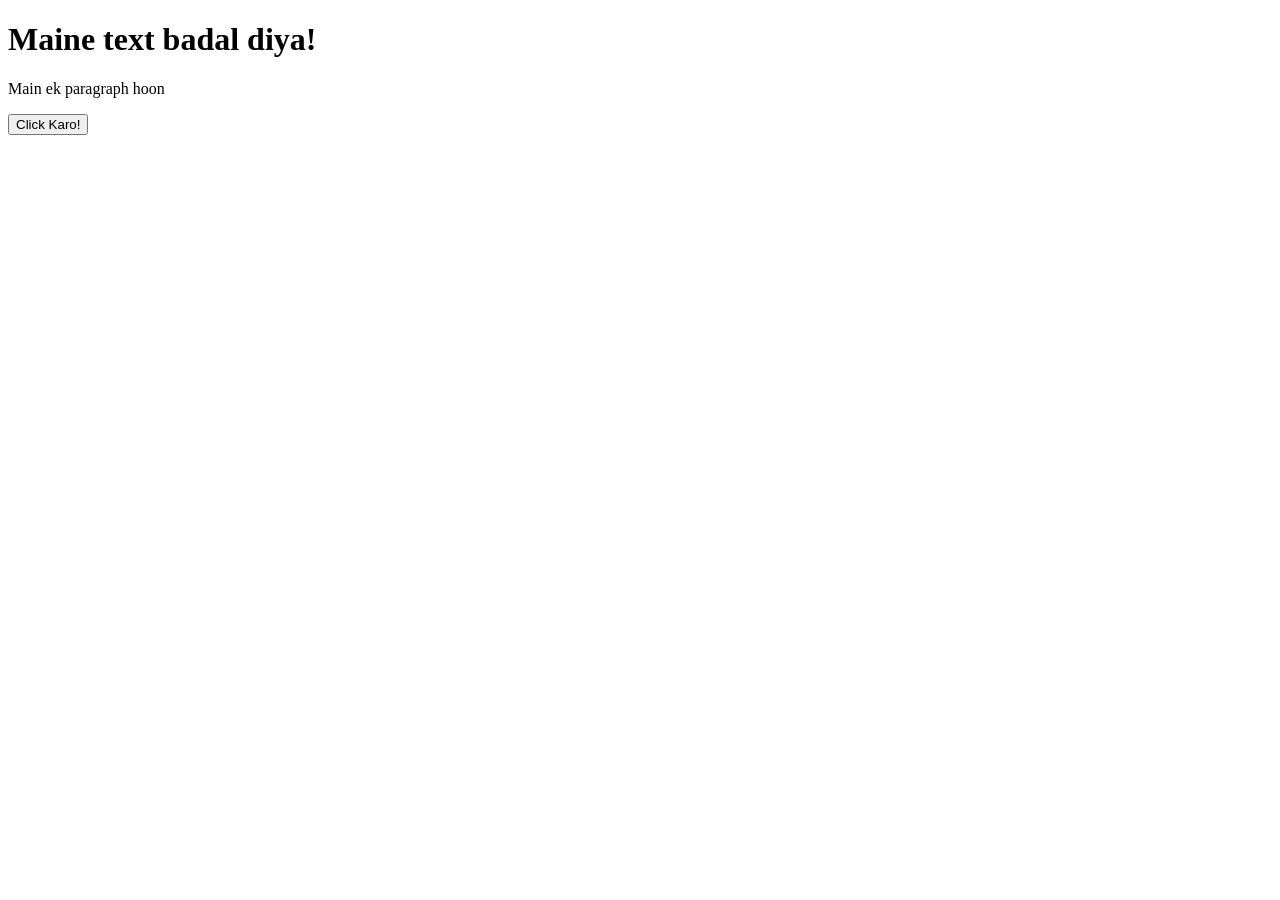
<file: index.html>
<!DOCTYPE html>
<html>
<head>
    <title>DOM Practice</title>
</head>
<body>
    <h1 id="heading">Hello World!</h1>
    <p id="para">Main ek paragraph hoon</p>
    <button id="btn">Click Karo!</button>

    <script src="day6.js"></script>
</body>
</html>
</file>
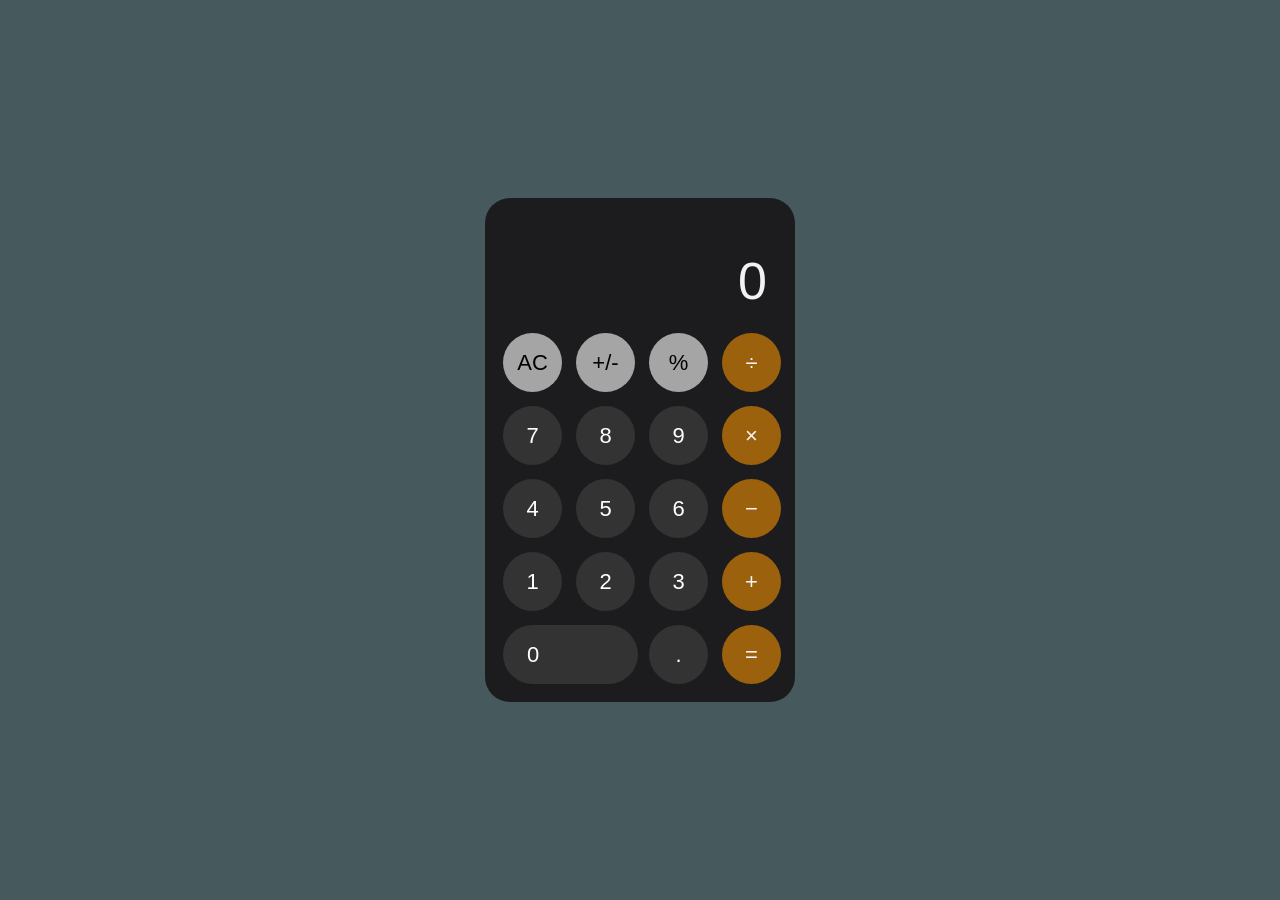
<file: calculator/calculator.html>
<!DOCTYPE html>
<html>
<head>
    <title>Calculator</title>
    <link rel="stylesheet" href="style.css">
</head>
<body>
    <div class="calc">
        <div class="screen">
            <div class="expr" id="expr"></div>
            <div class="num" id="display">0</div>
        </div>
        <div class="grid">
            <button class="btn gray" onclick="ac()">AC</button>
            <button class="btn gray" onclick="sign()">+/-</button>
            <button class="btn gray" onclick="pct()">%</button>
            <button class="btn orange" onclick="op('/')">÷</button>
            <button class="btn dark" onclick="num('7')">7</button>
            <button class="btn dark" onclick="num('8')">8</button>
            <button class="btn dark" onclick="num('9')">9</button>
            <button class="btn orange" onclick="op('×')">×</button>
            <button class="btn dark" onclick="num('4')">4</button>
            <button class="btn dark" onclick="num('5')">5</button>
            <button class="btn dark" onclick="num('6')">6</button>
            <button class="btn orange" onclick="op('−')">−</button>
            <button class="btn dark" onclick="num('1')">1</button>
            <button class="btn dark" onclick="num('2')">2</button>
            <button class="btn dark" onclick="num('3')">3</button>
            <button class="btn orange" onclick="op('+')">+</button>
            <button class="btn dark zero" onclick="num('0')">0</button>
            <button class="btn dark" onclick="dot()">.</button>
            <button class="btn orange" onclick="eq()">=</button>
        </div>
    </div>
    <script src="script.js"></script>
</body>
</html>
</file>
<file: calculator/style.css>
* {
    margin: 0;
    padding: 0;
    box-sizing: border-box;
}

body {
    background: #46595c;
    display: flex;
    justify-content: center;
    align-items: center;
    height: 100vh;
    font-family: Arial, sans-serif;
}

.calc {
    background: #1c1c1e;
    border-radius: 25px;
    padding: 18px;
    width: 310px;
}

.screen {
    text-align: right;
    padding: 15px 10px 10px;
    margin-bottom: 12px;
}

.expr {
    font-size: 14px;
    color: #f3ebeb;
    min-height: 20px;
}

.num {
    font-size: 52px;
    font-weight: 302;
    color: #f3f1f1;
    word-break: break-all;
}

.grid {
    display: grid;
    grid-template-columns: repeat(4, 1fr);
    gap: 14px;
}

.btn {
    border: none;
    border-radius: 52%;
    width: 59px;
    height: 59px;
    font-size: 22px;
    font-weight: 505;
    cursor: pointer;
    transition: opacity 0.1s, transform 0.08s;
    display: flex;
    align-items: center;
    justify-content: center;
}

.btn:active {
    transform: scale(0.92);
    opacity: 0.8;
}

.gray { background: #a5a5a5; color: #000; }
.dark { background: #333; color: #fff; }
.orange { background: #9c610d; color: #f7f3f3; }

.zero {
    grid-column: span 2;
    border-radius: 30px;
    width: 102%;
    justify-content: flex-start;
    padding-left: 24px;
}
</file>
